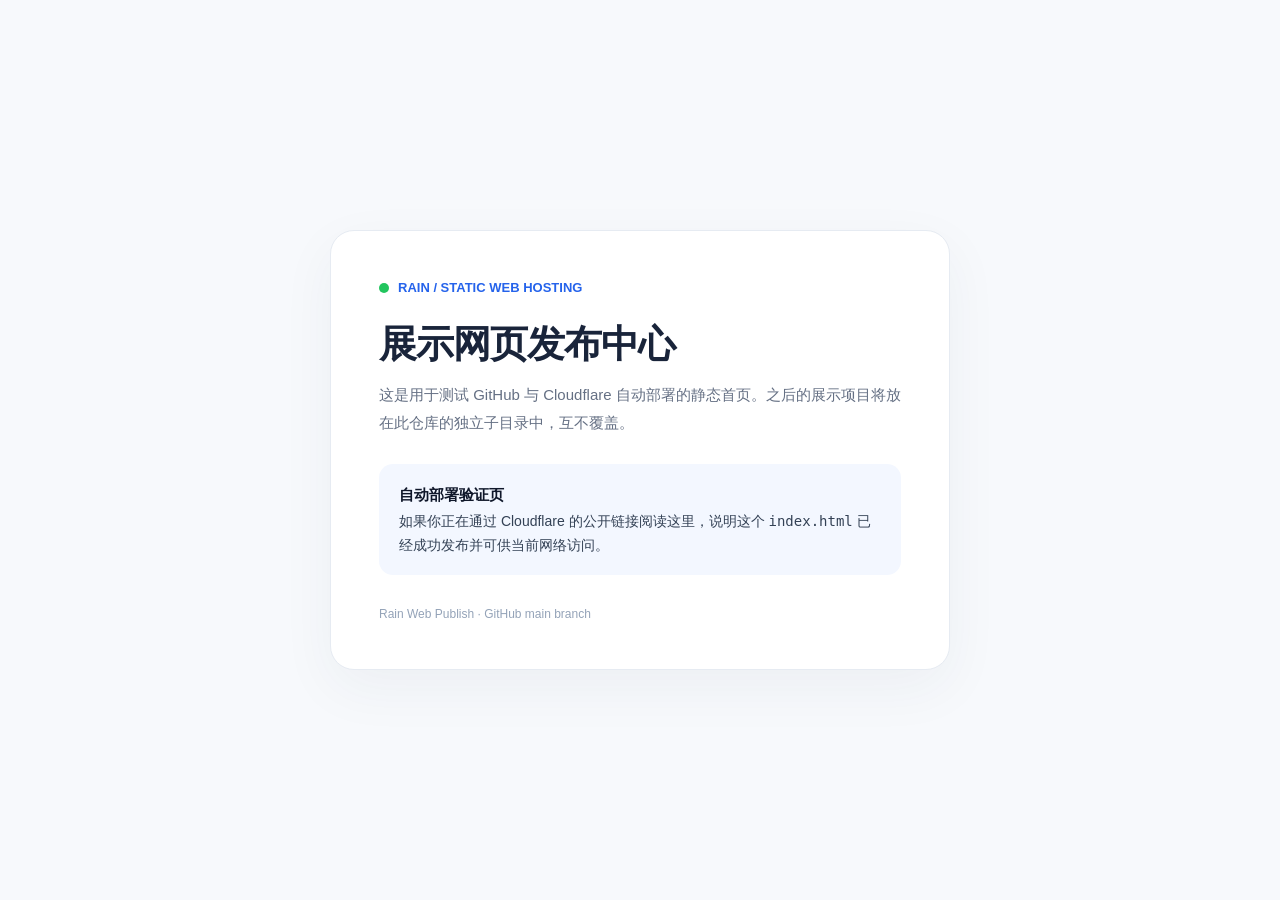
<file: index.html>
<!doctype html>
<html lang="zh-CN">
<head>
  <meta charset="utf-8">
  <meta name="viewport" content="width=device-width, initial-scale=1">
  <meta name="color-scheme" content="light">
  <title>Rain Web Publish · 展示网页索引</title>
  <style>
    :root{font-family:-apple-system,BlinkMacSystemFont,"Segoe UI",sans-serif;color:#19243a;background:#f7f9fc}
    *{box-sizing:border-box}
    body{margin:0;min-height:100vh;display:grid;place-items:center;padding:24px}
    main{width:min(100%,620px);background:white;border:1px solid #e6ebf2;border-radius:24px;padding:clamp(28px,6vw,48px);box-shadow:0 18px 55px #1f34470d}
    .mark{display:inline-flex;align-items:center;gap:9px;font-size:13px;font-weight:650;color:#2563eb}
    .dot{width:10px;height:10px;border-radius:50%;background:#22c55e}
    h1{font-size:clamp(28px,5vw,38px);line-height:1.22;letter-spacing:-.025em;margin:24px 0 14px}
    p{line-height:1.85;color:#657084;font-size:15px;margin:0}
    .status{margin-top:28px;background:#f3f7ff;border-radius:14px;padding:18px 20px;color:#334155;font-size:14px;line-height:1.7}
    .status strong{display:block;color:#0f172a;font-size:15px;margin-bottom:2px}
    footer{margin-top:32px;font-size:12px;color:#94a3b8}
    code{font-family:ui-monospace,SFMono-Regular,Menlo,monospace}
  </style>
</head>
<body>
  <main>
    <div class="mark"><span class="dot"></span>RAIN / STATIC WEB HOSTING</div>
    <h1>展示网页发布中心</h1>
    <p>这是用于测试 GitHub 与 Cloudflare 自动部署的静态首页。之后的展示项目将放在此仓库的独立子目录中，互不覆盖。</p>
    <div class="status"><strong>自动部署验证页</strong>如果你正在通过 Cloudflare 的公开链接阅读这里，说明这个 <code>index.html</code> 已经成功发布并可供当前网络访问。</div>
    <footer>Rain Web Publish · GitHub main branch</footer>
  </main>
</body>
</html>
</file>
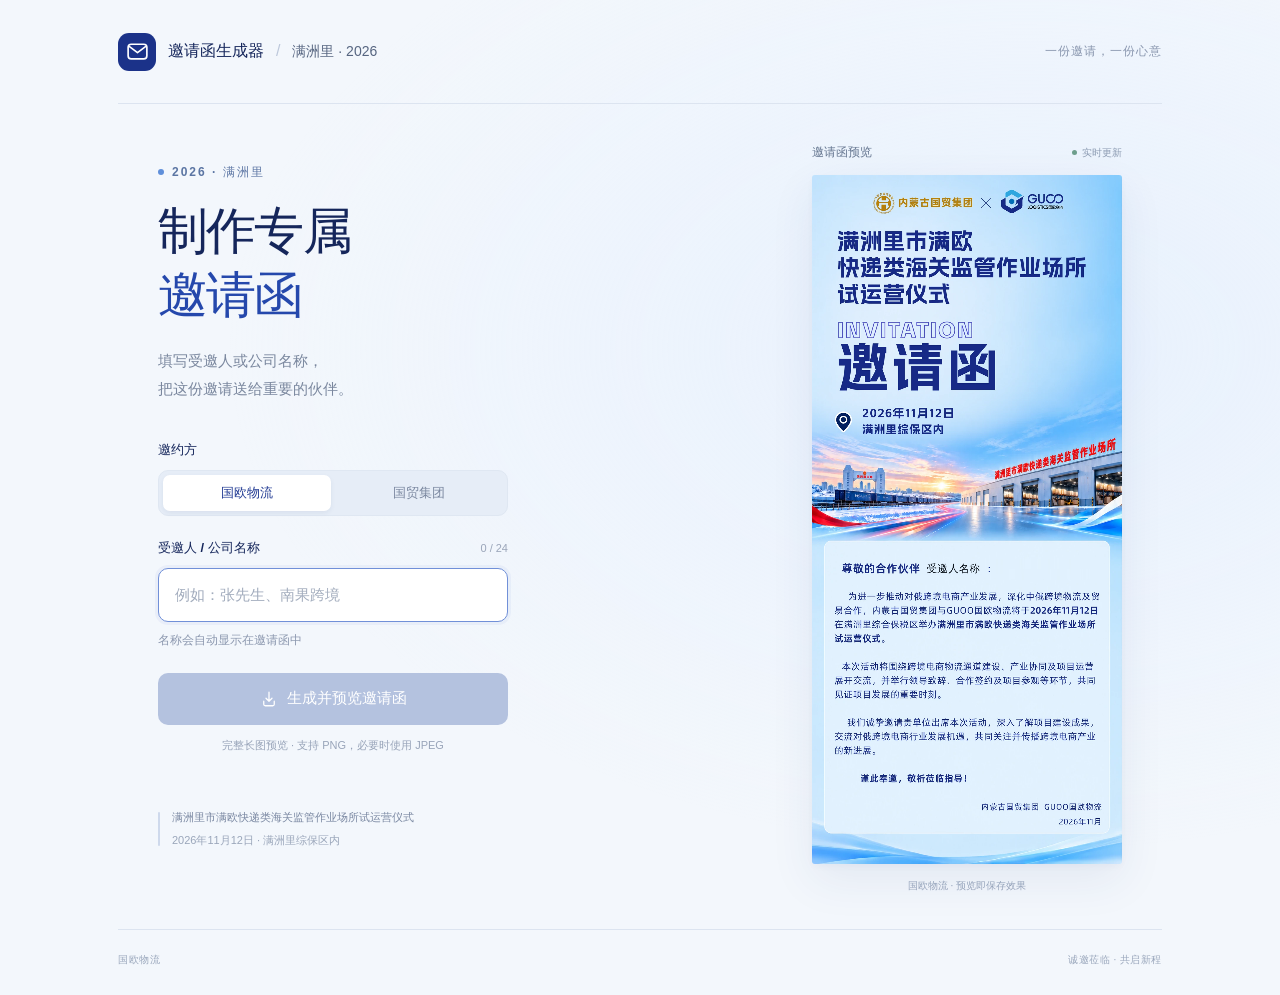
<file: docs/index.html>
<!doctype html>
<html lang="zh-CN">
<head>
  <meta charset="utf-8">
  <meta name="viewport" content="width=device-width,initial-scale=1,viewport-fit=cover">
  <meta name="theme-color" content="#f3f7fc">
  <meta name="description" content="填写受邀人或公司名称，预览并保存专属邀请函。">
  <title>邀请函生成器 · 国欧物流 / 国贸集团</title>
  <link rel="icon" type="image/svg+xml" href="./assets/icon.svg">
  <link rel="stylesheet" href="./style-v4.css">
</head>
<body>
  <div class="page">
    <header class="header">
      <a class="brand" href="./" aria-label="邀请函生成器首页">
        <span class="brand-icon" aria-hidden="true"><svg viewBox="0 0 24 24" fill="none"><rect x="3" y="5" width="18" height="14" rx="3" stroke="currentColor" stroke-width="1.6"/><path d="m4 7 8 6 8-6" stroke="currentColor" stroke-width="1.6" stroke-linecap="round" stroke-linejoin="round"/></svg></span>
        <span>邀请函生成器<span class="brand-divider">/</span><span class="brand-title">满洲里 · 2026</span></span>
      </a>
      <span class="header-note">一份邀请，一份心意</span>
    </header>

    <main class="workspace">
      <section class="editor" aria-labelledby="page-title">
        <div class="eyebrow"><span></span>2026 · 满洲里</div>
        <h1 id="page-title">制作专属<span>邀请函</span></h1>
        <p class="intro">填写受邀人或公司名称，<br>把这份邀请送给重要的伙伴。</p>

        <form id="invitation-form" novalidate>
          <fieldset id="issuer-options" class="issuer-options">
            <legend>邀约方</legend>
            <div class="mode-switch">
              <label><input type="radio" name="issuer" value="guoo" checked><span>国欧物流</span></label>
              <label><input type="radio" name="issuer" value="guomao"><span>国贸集团</span></label>
            </div>
          </fieldset>
          <div class="field-heading"><label for="guest-name">受邀人 / 公司名称</label><span id="count">0 / 24</span></div>
          <input id="guest-name" name="guest" type="text" placeholder="例如：张先生、南果跨境" maxlength="48" autocomplete="off" spellcheck="false" aria-describedby="field-hint" autofocus>
          <p id="field-hint" class="field-hint">名称会自动显示在右侧邀请函中</p>
          <button id="save-button" type="submit" disabled>
            <svg viewBox="0 0 24 24" fill="none" aria-hidden="true"><path d="M12 3v12m-4-4 4 4 4-4M5 15v4a2 2 0 0 0 2 2h10a2 2 0 0 0 2-2v-4" stroke="currentColor" stroke-width="1.7" stroke-linecap="round" stroke-linejoin="round"/></svg>
            <span id="save-label">生成并预览邀请函</span>
          </button>
          <p class="save-note">完整长图预览 · 支持 PNG，必要时使用 JPEG</p>
          <p id="status" class="status" role="status" aria-live="polite"></p>
        </form>

        <div class="event-note"><span class="event-line"></span><div>满洲里市满欧快递类海关监管作业场所试运营仪式<small>2026年11月12日 · 满洲里综保区内</small></div></div>
      </section>

      <section class="preview" aria-labelledby="preview-title">
        <div class="preview-heading"><h2 id="preview-title">邀请函预览</h2><span><i></i>实时更新</span></div>
        <div class="paper"><canvas id="invitation" width="841" height="1870" role="img" aria-label="邀请函预览，填写名称后将实时更新"></canvas><div id="loading" class="loading">正在载入邀请函…</div></div>
        <p id="template-note" class="preview-note">国欧物流 · 预览即保存效果</p>
      </section>
    </main>
    <footer><span id="issuer-footer">国欧物流</span><span>诚邀莅临 · 共启新程</span></footer>
  </div>

  <dialog id="save-dialog" aria-labelledby="save-title" aria-modal="true" hidden>
    <div class="dialog-header"><div><h2 id="save-title">完整邀请函预览</h2><p id="result-meta"></p></div><button id="close-dialog" type="button" aria-label="关闭">×</button></div>
    <p id="save-instructions" class="save-instructions"></p>
    <div class="result-actions">
      <button id="share-image" type="button" hidden>系统分享／保存</button>
      <button id="download-image" type="button">下载图片</button>
      <a id="open-full" target="_blank" rel="noopener">打开完整图片</a>
    </div>
    <p id="dialog-status" class="dialog-status" role="status" aria-live="polite"></p>
    <img id="save-image" alt="完整邀请函" draggable="false">
    <button id="retry-export" type="button" class="retry-export">重新生成</button>
  </dialog>
  <script src="./templates-v3.js" defer></script>
  <script src="./export-v4.js" defer></script>
  <script src="./app-v4.js" defer></script>
</body>
</html>
</file>
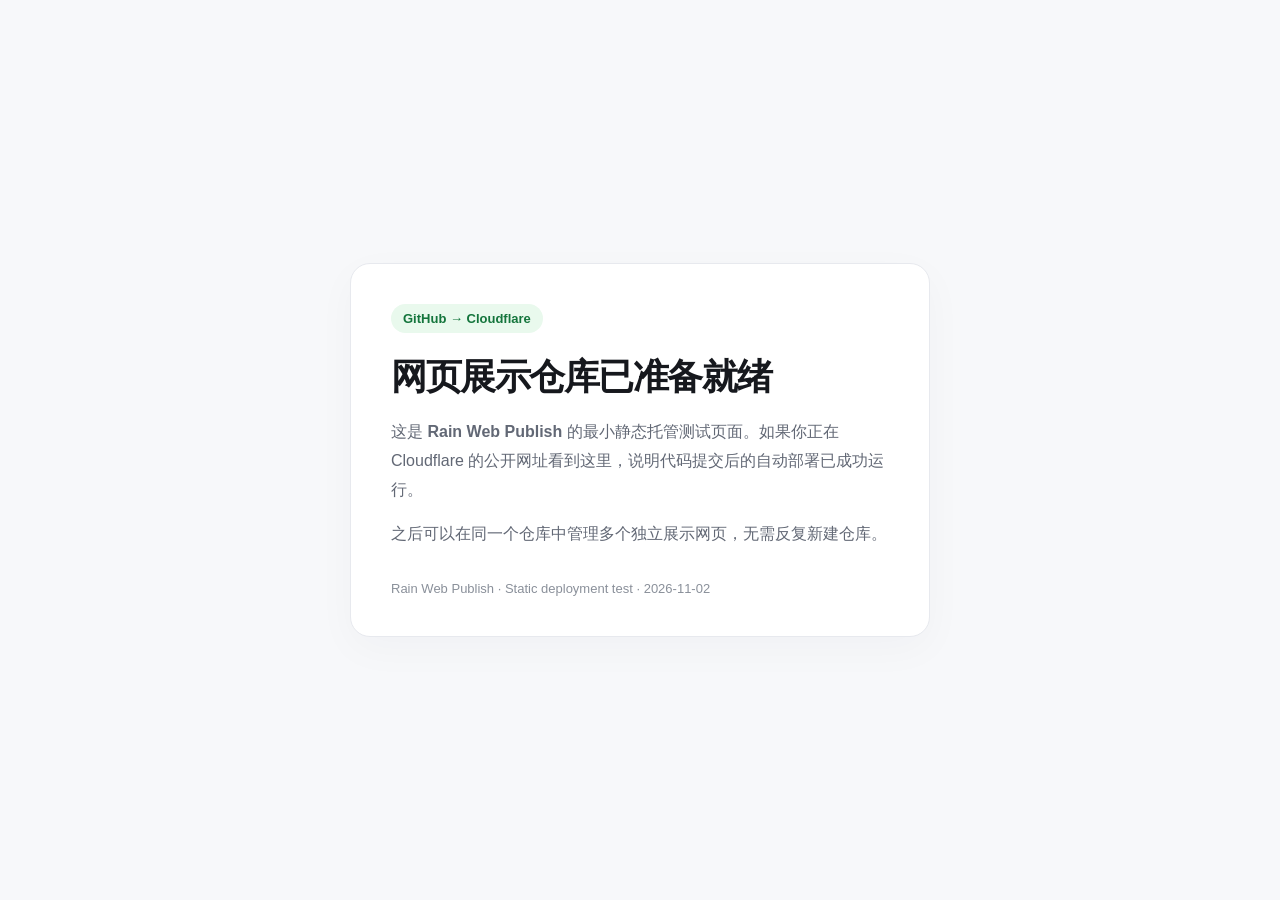
<file: public/index.html>
<!doctype html>
<html lang="zh-CN">
<head>
  <meta charset="UTF-8">
  <meta name="viewport" content="width=device-width, initial-scale=1">
  <title>Rain Web Publish · 部署测试</title>
  <style>
    :root{font-family:-apple-system,BlinkMacSystemFont,"Segoe UI",sans-serif;color-scheme:light;}
    *{box-sizing:border-box}body{margin:0;background:#f7f8fa;color:#16181d;display:grid;min-height:100vh;place-items:center;padding:24px}
    main{max-width:580px;width:100%;background:white;border:1px solid #e7e9ee;border-radius:20px;padding:40px;box-shadow:0 12px 40px #1a233008}
    .tag{display:inline-block;background:#e9f9ed;color:#14753c;padding:7px 12px;border-radius:30px;font-size:13px;font-weight:650}
    h1{font-size:clamp(27px,5vw,36px);letter-spacing:-.04em;margin:20px 0 12px}
    p{color:#626875;line-height:1.8}code{font-size:13px;background:#f1f3f5;padding:4px 6px;border-radius:5px}
    footer{font-size:13px;color:#8a909a;margin-top:32px}
  </style>
</head>
<body>
  <main>
    <span class="tag">GitHub → Cloudflare</span>
    <h1>网页展示仓库已准备就绪</h1>
    <p>这是 <strong>Rain Web Publish</strong> 的最小静态托管测试页面。如果你正在 Cloudflare 的公开网址看到这里，说明代码提交后的自动部署已成功运行。</p>
    <p>之后可以在同一个仓库中管理多个独立展示网页，无需反复新建仓库。</p>
    <footer>Rain Web Publish · Static deployment test · 2026-11-02</footer>
  </main>
</body>
</html>
</file>
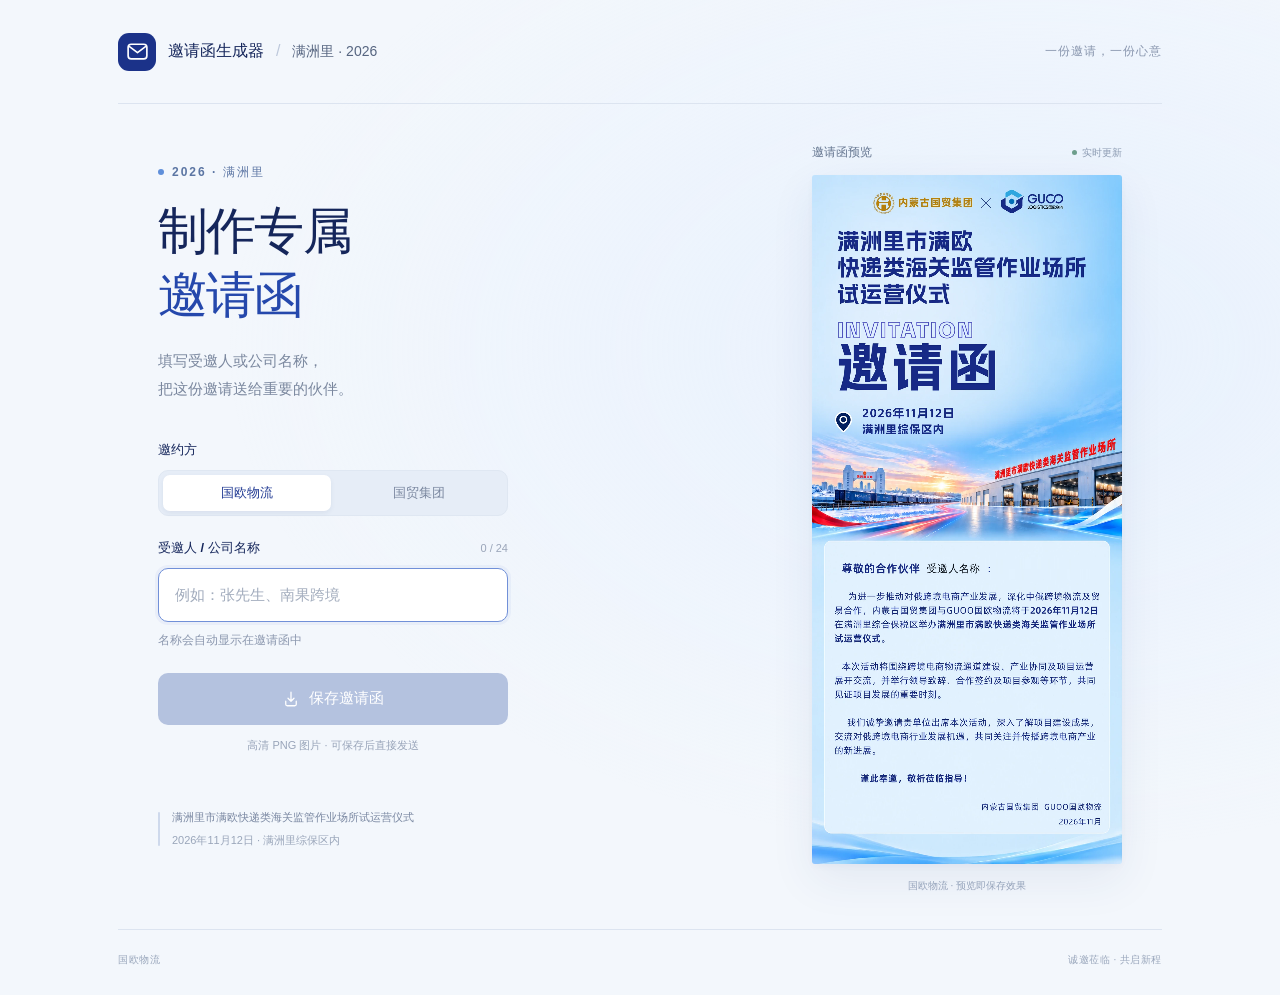
<file: 邀请函_修复提速版/docs/index.html>
<!doctype html>
<html lang="zh-CN">
<head>
  <meta charset="utf-8">
  <meta name="viewport" content="width=device-width,initial-scale=1,viewport-fit=cover">
  <meta name="theme-color" content="#f3f7fc">
  <meta name="description" content="填写受邀人或公司名称，预览并保存专属邀请函。">
  <title>邀请函生成器 · 国欧物流 / 国贸集团</title>
  <link rel="icon" type="image/svg+xml" href="./assets/icon.svg">
  <link rel="stylesheet" href="./style-v3.css">
</head>
<body>
  <div class="page">
    <header class="header">
      <a class="brand" href="./" aria-label="邀请函生成器首页">
        <span class="brand-icon" aria-hidden="true"><svg viewBox="0 0 24 24" fill="none"><rect x="3" y="5" width="18" height="14" rx="3" stroke="currentColor" stroke-width="1.6"/><path d="m4 7 8 6 8-6" stroke="currentColor" stroke-width="1.6" stroke-linecap="round" stroke-linejoin="round"/></svg></span>
        <span>邀请函生成器<span class="brand-divider">/</span><span class="brand-title">满洲里 · 2026</span></span>
      </a>
      <span class="header-note">一份邀请，一份心意</span>
    </header>

    <main class="workspace">
      <section class="editor" aria-labelledby="page-title">
        <div class="eyebrow"><span></span>2026 · 满洲里</div>
        <h1 id="page-title">制作专属<span>邀请函</span></h1>
        <p class="intro">填写受邀人或公司名称，<br>把这份邀请送给重要的伙伴。</p>

        <form id="invitation-form" novalidate>
          <fieldset id="issuer-options" class="issuer-options">
            <legend>邀约方</legend>
            <div class="mode-switch">
              <label><input type="radio" name="issuer" value="guoo" checked><span>国欧物流</span></label>
              <label><input type="radio" name="issuer" value="guomao"><span>国贸集团</span></label>
            </div>
          </fieldset>
          <div class="field-heading"><label for="guest-name">受邀人 / 公司名称</label><span id="count">0 / 24</span></div>
          <input id="guest-name" name="guest" type="text" placeholder="例如：张先生、南果跨境" maxlength="48" autocomplete="off" spellcheck="false" aria-describedby="field-hint" autofocus>
          <p id="field-hint" class="field-hint">名称会自动显示在右侧邀请函中</p>
          <button id="save-button" type="submit" disabled>
            <svg viewBox="0 0 24 24" fill="none" aria-hidden="true"><path d="M12 3v12m-4-4 4 4 4-4M5 15v4a2 2 0 0 0 2 2h10a2 2 0 0 0 2-2v-4" stroke="currentColor" stroke-width="1.7" stroke-linecap="round" stroke-linejoin="round"/></svg>
            <span>保存邀请函</span>
          </button>
          <p class="save-note">高清 PNG 图片 · 可保存后直接发送</p>
          <p id="status" class="status" role="status" aria-live="polite"></p>
        </form>

        <div class="event-note"><span class="event-line"></span><div>满洲里市满欧快递类海关监管作业场所试运营仪式<small>2026年11月12日 · 满洲里综保区内</small></div></div>
      </section>

      <section class="preview" aria-labelledby="preview-title">
        <div class="preview-heading"><h2 id="preview-title">邀请函预览</h2><span><i></i>实时更新</span></div>
        <div class="paper"><canvas id="invitation" width="841" height="1870" role="img" aria-label="邀请函预览，填写名称后将实时更新"></canvas><div id="loading" class="loading">正在载入邀请函…</div></div>
        <p id="template-note" class="preview-note">国欧物流 · 预览即保存效果</p>
      </section>
    </main>
    <footer><span id="issuer-footer">国欧物流</span><span>诚邀莅临 · 共启新程</span></footer>
  </div>

  <dialog id="save-dialog" aria-labelledby="save-title">
    <div class="dialog-header"><div><h2 id="save-title">邀请函已生成</h2><p>长按下方图片，选择「保存图片」</p></div><button id="close-dialog" type="button" aria-label="关闭">×</button></div>
    <img id="save-image" alt="已生成的专属邀请函，可长按保存">
  </dialog>
  <script src="./templates-v3.js" defer></script>
  <script src="./app-v3.js" defer></script>
</body>
</html>
</file>
<file: docs/style-v4.css>
:root{font-family:-apple-system,BlinkMacSystemFont,"PingFang SC","Microsoft YaHei",sans-serif;color:#15265b;background:#f3f7fc;font-synthesis:none;font-weight:400}*{box-sizing:border-box}body{margin:0;background:radial-gradient(ellipse at 80% 35%,#e0edff99,transparent 55%),#f3f7fc}button,input{font:inherit}button,a,input{-webkit-tap-highlight-color:transparent}button{cursor:pointer}a{color:inherit;text-decoration:none}.page{max-width:1140px;margin:auto;padding:0 48px}.header{height:104px;display:flex;align-items:center;justify-content:space-between;border-bottom:1px solid #dce4f0}.brand{display:flex;align-items:center;gap:12px;font-size:16px;font-weight:650;white-space:nowrap}.brand-icon{display:grid;place-items:center;width:38px;height:38px;color:#fff;background:#1b3289;border-radius:11px}.brand-icon svg{width:25px;height:25px}.brand-divider{margin:0 12px;color:#bdc8db;font-weight:400}.brand-title{font-size:14px;color:#566580;font-weight:450}.header-note{font-size:12px;color:#8a97af;letter-spacing:1px}.workspace{display:grid;grid-template-columns:1fr 1fr;gap:72px;align-items:center;padding:40px 40px 36px}.editor{padding-bottom:24px}.eyebrow{font-size:12px;font-weight:550;letter-spacing:2px;color:#5b75a3;display:flex;align-items:center;gap:8px;margin-bottom:20px}.eyebrow span{width:6px;height:6px;border-radius:50%;background:#5f8fda}h1{font-size:50px;line-height:1.23;font-weight:650;letter-spacing:-1.8px;margin:0 0 20px}h1 span{display:block;color:#2548ac;margin-top:3px}.intro{font-size:15px;line-height:1.9;color:#7a879e;margin:0 0 37px}form{max-width:350px}.field-heading{display:flex;align-items:center;justify-content:space-between;font-size:13px;margin-bottom:11px;font-weight:550}.field-heading span{font-size:11px;color:#9aa5b9;font-weight:400;font-variant-numeric:tabular-nums}input{display:block;width:100%;height:54px;border:1px solid #d7e0ee;border-radius:10px;background:#fff;padding:0 16px;font-size:15px;color:#17275b;outline:none;transition:border-color .15s,box-shadow .15s}input::placeholder{color:#a2acbd}input:focus{border-color:#7190d8;box-shadow:0 0 0 3px #355dca0e}input[aria-invalid="true"]{border-color:#c05b5b}.field-hint{font-size:12px;color:#8c98af;min-height:18px;line-height:1.5;margin:9px 0 24px}.field-hint.error{color:#b74747}#save-button{width:100%;border:0;background:#233c94;color:#fff;display:flex;align-items:center;justify-content:center;gap:9px;height:52px;border-radius:10px;font-size:15px;font-weight:550;box-shadow:0 5px 10px #213b9010;transition:background .15s,transform .15s}#save-button svg{width:18px;height:18px}#save-button:hover:enabled{background:#183181}#save-button:active:enabled{transform:translateY(1px)}#save-button:disabled{background:#b4c2df;cursor:default;box-shadow:none}button:focus-visible,a:focus-visible{outline:3px solid #7298ef;outline-offset:4px}.save-note{text-align:center;font-size:11px;color:#98a4b9;margin:13px 0 0}.status{font-size:12px;color:#46658c;line-height:1.6;min-height:20px;margin:8px 0 0}.event-note{display:flex;gap:12px;margin-top:28px;font-size:11px;color:#7987a1;line-height:1.6}.event-note small{display:block;font-size:11px;color:#9aa6ba;margin-top:5px}.event-line{width:2px;background:#ced9ec;margin:3px 0;border-radius:3px}.preview{width:310px;justify-self:end}.preview-heading{display:flex;justify-content:space-between;align-items:center;margin-bottom:14px}.preview-heading h2{font-size:12px;font-weight:550;color:#657690;margin:0}.preview-heading>span{display:flex;align-items:center;gap:5px;font-size:10px;color:#8c9bb2}.preview-heading i{width:5px;height:5px;border-radius:50%;background:#6d9e8c}.paper{position:relative;width:100%;background:#dff0ff;box-shadow:0 16px 45px #21437d14,0 3px 10px #2645750a;border-radius:3px;overflow:hidden;line-height:0;aspect-ratio:841/1870}canvas{display:block;width:100%;height:auto}.loading{position:absolute;inset:0;display:flex;align-items:center;justify-content:center;font-size:13px;color:#6b82ab;line-height:1.6}.loading[hidden]{display:none}.preview-note{font-size:10px;text-align:center;color:#99a7bd;letter-spacing:1px;margin:15px 0 0}footer{display:flex;justify-content:space-between;border-top:1px solid #dce4f0;padding:23px 0 28px;font-size:10px;color:#9aa7bc;letter-spacing:.5px}dialog{padding:18px;border:0;border-radius:16px;max-width:440px;width:calc(100% - 24px);max-height:90dvh;overflow:auto;color:#17275b;background:#fff;box-shadow:0 20px 80px #07152c40}dialog::backdrop{background:#101c40a6;backdrop-filter:blur(4px)}.dialog-header{display:flex;justify-content:space-between;gap:10px;align-items:flex-start;margin-bottom:16px}.dialog-header h2{font-size:17px;margin:0 0 7px}.dialog-header p{font-size:12px;color:#71809a;margin:0;line-height:1.7}.dialog-header button{width:32px;height:32px;flex-shrink:0;border:0;border-radius:50%;background:#eef2f8;color:#61708c;font-size:24px;line-height:1}.dialog-header button:hover{background:#e0e6f0}#save-image{display:block;width:100%;height:auto;-webkit-touch-callout:default;user-select:auto}
@media(min-width:1500px){.workspace{padding-top:60px;padding-bottom:56px}.preview{width:330px}}@media(max-width:960px){.page{padding:0 32px}.workspace{padding:36px 0;gap:38px}.preview{width:290px}h1{font-size:44px}.header-note{display:none}}@media(max-width:650px){.page{padding:0 24px}.header{height:76px}.brand{font-size:14px;gap:9px}.brand-icon{width:32px;height:32px;border-radius:9px}.brand-icon svg{width:22px;height:22px}.brand-divider{margin:0 9px}.brand-title{font-size:12px}.workspace{display:flex;flex-direction:column;align-items:stretch;padding-top:32px;gap:26px}.editor{padding:0}.eyebrow{font-size:10px;margin-bottom:13px}h1{font-size:32px;letter-spacing:-.8px;margin-bottom:13px}h1 span{display:inline;margin-left:2px}.intro{font-size:13px;margin-bottom:26px;line-height:1.8}.intro br{display:none}form{max-width:none}.field-hint{margin-bottom:18px}.event-note{display:none}.status{margin-bottom:0;min-height:0}.status:empty{display:none}.preview{width:100%;max-width:360px;align-self:center}.preview-heading{margin-bottom:12px}.preview-note{margin-top:13px}footer{padding:20px 0 24px;font-size:9px}footer span{letter-spacing:0}}@media(prefers-reduced-motion:reduce){*{transition:none!important}}
.issuer-options{border:0;padding:0;margin:0 0 23px;min-width:0}.issuer-options legend{font-size:13px;font-weight:550;padding:0;margin-bottom:11px}.mode-switch{display:flex;padding:4px;gap:4px;background:#e6edf7;border:1px solid #dfe7f2;border-radius:10px}.mode-switch label{position:relative;flex:1;cursor:pointer}.mode-switch input{position:absolute;opacity:0;inset:0;width:100%;height:100%;margin:0;cursor:pointer}.mode-switch span{display:block;text-align:center;font-size:13px;line-height:36px;border-radius:7px;color:#7b88a0;transition:background .15s,color .15s}.mode-switch input:checked+span{background:#fff;color:#233c94;font-weight:600;box-shadow:0 2px 5px #1e376611}.mode-switch input:focus-visible+span{outline:2px solid #7298ef;outline-offset:1px}.issuer-options:disabled .mode-switch label{cursor:default}.preview-note{letter-spacing:0}

[hidden]{display:none!important}
body.result-open{overflow:hidden}
#save-dialog{box-sizing:border-box;max-height:92vh;max-height:92dvh;overflow-y:auto;overscroll-behavior:contain;-webkit-overflow-scrolling:touch;width:calc(100% - 24px);max-width:520px}
#save-dialog[open]{display:block}
#save-dialog.dialog-fallback[open]{position:fixed;inset:4vh 12px auto;z-index:1000;margin:0 auto;box-shadow:0 0 0 100vmax #101c40a6}
#save-image{display:block;width:100%;height:auto!important;max-width:100%;max-height:none!important;object-fit:contain;transform:none;overflow:visible;-webkit-touch-callout:default;-webkit-user-select:auto;user-select:auto;border-radius:2px}
.save-instructions,.dialog-status{font-size:12px;line-height:1.8;color:#63728c;margin:10px 0 14px}
.result-actions{display:flex;flex-wrap:wrap;gap:8px;align-items:center}
.result-actions button,.result-actions a,.retry-export{border:1px solid #d7e0ee;border-radius:8px;background:#f2f5fc;color:#233c94;padding:10px 13px;font-size:13px;line-height:1.4;cursor:pointer}
#share-image{background:#233c94;color:white;border-color:#233c94}
.result-actions button:disabled{opacity:.5;cursor:wait}
.retry-export{display:block;margin:16px auto 0;background:white}
.dialog-status:empty{display:none}
</file>
<file: 邀请函_修复提速版/docs/style-v3.css>
:root{font-family:-apple-system,BlinkMacSystemFont,"PingFang SC","Microsoft YaHei",sans-serif;color:#15265b;background:#f3f7fc;font-synthesis:none;font-weight:400}*{box-sizing:border-box}body{margin:0;background:radial-gradient(ellipse at 80% 35%,#e0edff99,transparent 55%),#f3f7fc}button,input{font:inherit}button,a,input{-webkit-tap-highlight-color:transparent}button{cursor:pointer}a{color:inherit;text-decoration:none}.page{max-width:1140px;margin:auto;padding:0 48px}.header{height:104px;display:flex;align-items:center;justify-content:space-between;border-bottom:1px solid #dce4f0}.brand{display:flex;align-items:center;gap:12px;font-size:16px;font-weight:650;white-space:nowrap}.brand-icon{display:grid;place-items:center;width:38px;height:38px;color:#fff;background:#1b3289;border-radius:11px}.brand-icon svg{width:25px;height:25px}.brand-divider{margin:0 12px;color:#bdc8db;font-weight:400}.brand-title{font-size:14px;color:#566580;font-weight:450}.header-note{font-size:12px;color:#8a97af;letter-spacing:1px}.workspace{display:grid;grid-template-columns:1fr 1fr;gap:72px;align-items:center;padding:40px 40px 36px}.editor{padding-bottom:24px}.eyebrow{font-size:12px;font-weight:550;letter-spacing:2px;color:#5b75a3;display:flex;align-items:center;gap:8px;margin-bottom:20px}.eyebrow span{width:6px;height:6px;border-radius:50%;background:#5f8fda}h1{font-size:50px;line-height:1.23;font-weight:650;letter-spacing:-1.8px;margin:0 0 20px}h1 span{display:block;color:#2548ac;margin-top:3px}.intro{font-size:15px;line-height:1.9;color:#7a879e;margin:0 0 37px}form{max-width:350px}.field-heading{display:flex;align-items:center;justify-content:space-between;font-size:13px;margin-bottom:11px;font-weight:550}.field-heading span{font-size:11px;color:#9aa5b9;font-weight:400;font-variant-numeric:tabular-nums}input{display:block;width:100%;height:54px;border:1px solid #d7e0ee;border-radius:10px;background:#fff;padding:0 16px;font-size:15px;color:#17275b;outline:none;transition:border-color .15s,box-shadow .15s}input::placeholder{color:#a2acbd}input:focus{border-color:#7190d8;box-shadow:0 0 0 3px #355dca0e}input[aria-invalid="true"]{border-color:#c05b5b}.field-hint{font-size:12px;color:#8c98af;min-height:18px;line-height:1.5;margin:9px 0 24px}.field-hint.error{color:#b74747}#save-button{width:100%;border:0;background:#233c94;color:#fff;display:flex;align-items:center;justify-content:center;gap:9px;height:52px;border-radius:10px;font-size:15px;font-weight:550;box-shadow:0 5px 10px #213b9010;transition:background .15s,transform .15s}#save-button svg{width:18px;height:18px}#save-button:hover:enabled{background:#183181}#save-button:active:enabled{transform:translateY(1px)}#save-button:disabled{background:#b4c2df;cursor:default;box-shadow:none}button:focus-visible,a:focus-visible{outline:3px solid #7298ef;outline-offset:4px}.save-note{text-align:center;font-size:11px;color:#98a4b9;margin:13px 0 0}.status{font-size:12px;color:#46658c;line-height:1.6;min-height:20px;margin:8px 0 0}.event-note{display:flex;gap:12px;margin-top:28px;font-size:11px;color:#7987a1;line-height:1.6}.event-note small{display:block;font-size:11px;color:#9aa6ba;margin-top:5px}.event-line{width:2px;background:#ced9ec;margin:3px 0;border-radius:3px}.preview{width:310px;justify-self:end}.preview-heading{display:flex;justify-content:space-between;align-items:center;margin-bottom:14px}.preview-heading h2{font-size:12px;font-weight:550;color:#657690;margin:0}.preview-heading>span{display:flex;align-items:center;gap:5px;font-size:10px;color:#8c9bb2}.preview-heading i{width:5px;height:5px;border-radius:50%;background:#6d9e8c}.paper{position:relative;width:100%;background:#dff0ff;box-shadow:0 16px 45px #21437d14,0 3px 10px #2645750a;border-radius:3px;overflow:hidden;line-height:0;aspect-ratio:841/1870}canvas{display:block;width:100%;height:auto}.loading{position:absolute;inset:0;display:flex;align-items:center;justify-content:center;font-size:13px;color:#6b82ab;line-height:1.6}.loading[hidden]{display:none}.preview-note{font-size:10px;text-align:center;color:#99a7bd;letter-spacing:1px;margin:15px 0 0}footer{display:flex;justify-content:space-between;border-top:1px solid #dce4f0;padding:23px 0 28px;font-size:10px;color:#9aa7bc;letter-spacing:.5px}dialog{padding:18px;border:0;border-radius:16px;max-width:440px;width:calc(100% - 24px);max-height:90dvh;overflow:auto;color:#17275b;background:#fff;box-shadow:0 20px 80px #07152c40}dialog::backdrop{background:#101c40a6;backdrop-filter:blur(4px)}.dialog-header{display:flex;justify-content:space-between;gap:10px;align-items:flex-start;margin-bottom:16px}.dialog-header h2{font-size:17px;margin:0 0 7px}.dialog-header p{font-size:12px;color:#71809a;margin:0;line-height:1.7}.dialog-header button{width:32px;height:32px;flex-shrink:0;border:0;border-radius:50%;background:#eef2f8;color:#61708c;font-size:24px;line-height:1}.dialog-header button:hover{background:#e0e6f0}#save-image{display:block;width:100%;height:auto;-webkit-touch-callout:default;user-select:auto}
@media(min-width:1500px){.workspace{padding-top:60px;padding-bottom:56px}.preview{width:330px}}@media(max-width:960px){.page{padding:0 32px}.workspace{padding:36px 0;gap:38px}.preview{width:290px}h1{font-size:44px}.header-note{display:none}}@media(max-width:650px){.page{padding:0 24px}.header{height:76px}.brand{font-size:14px;gap:9px}.brand-icon{width:32px;height:32px;border-radius:9px}.brand-icon svg{width:22px;height:22px}.brand-divider{margin:0 9px}.brand-title{font-size:12px}.workspace{display:flex;flex-direction:column;align-items:stretch;padding-top:32px;gap:26px}.editor{padding:0}.eyebrow{font-size:10px;margin-bottom:13px}h1{font-size:32px;letter-spacing:-.8px;margin-bottom:13px}h1 span{display:inline;margin-left:2px}.intro{font-size:13px;margin-bottom:26px;line-height:1.8}.intro br{display:none}form{max-width:none}.field-hint{margin-bottom:18px}.event-note{display:none}.status{margin-bottom:0;min-height:0}.status:empty{display:none}.preview{width:100%;max-width:360px;align-self:center}.preview-heading{margin-bottom:12px}.preview-note{margin-top:13px}footer{padding:20px 0 24px;font-size:9px}footer span{letter-spacing:0}}@media(prefers-reduced-motion:reduce){*{transition:none!important}}
.issuer-options{border:0;padding:0;margin:0 0 23px;min-width:0}.issuer-options legend{font-size:13px;font-weight:550;padding:0;margin-bottom:11px}.mode-switch{display:flex;padding:4px;gap:4px;background:#e6edf7;border:1px solid #dfe7f2;border-radius:10px}.mode-switch label{position:relative;flex:1;cursor:pointer}.mode-switch input{position:absolute;opacity:0;inset:0;width:100%;height:100%;margin:0;cursor:pointer}.mode-switch span{display:block;text-align:center;font-size:13px;line-height:36px;border-radius:7px;color:#7b88a0;transition:background .15s,color .15s}.mode-switch input:checked+span{background:#fff;color:#233c94;font-weight:600;box-shadow:0 2px 5px #1e376611}.mode-switch input:focus-visible+span{outline:2px solid #7298ef;outline-offset:1px}.issuer-options:disabled .mode-switch label{cursor:default}.preview-note{letter-spacing:0}
</file>
